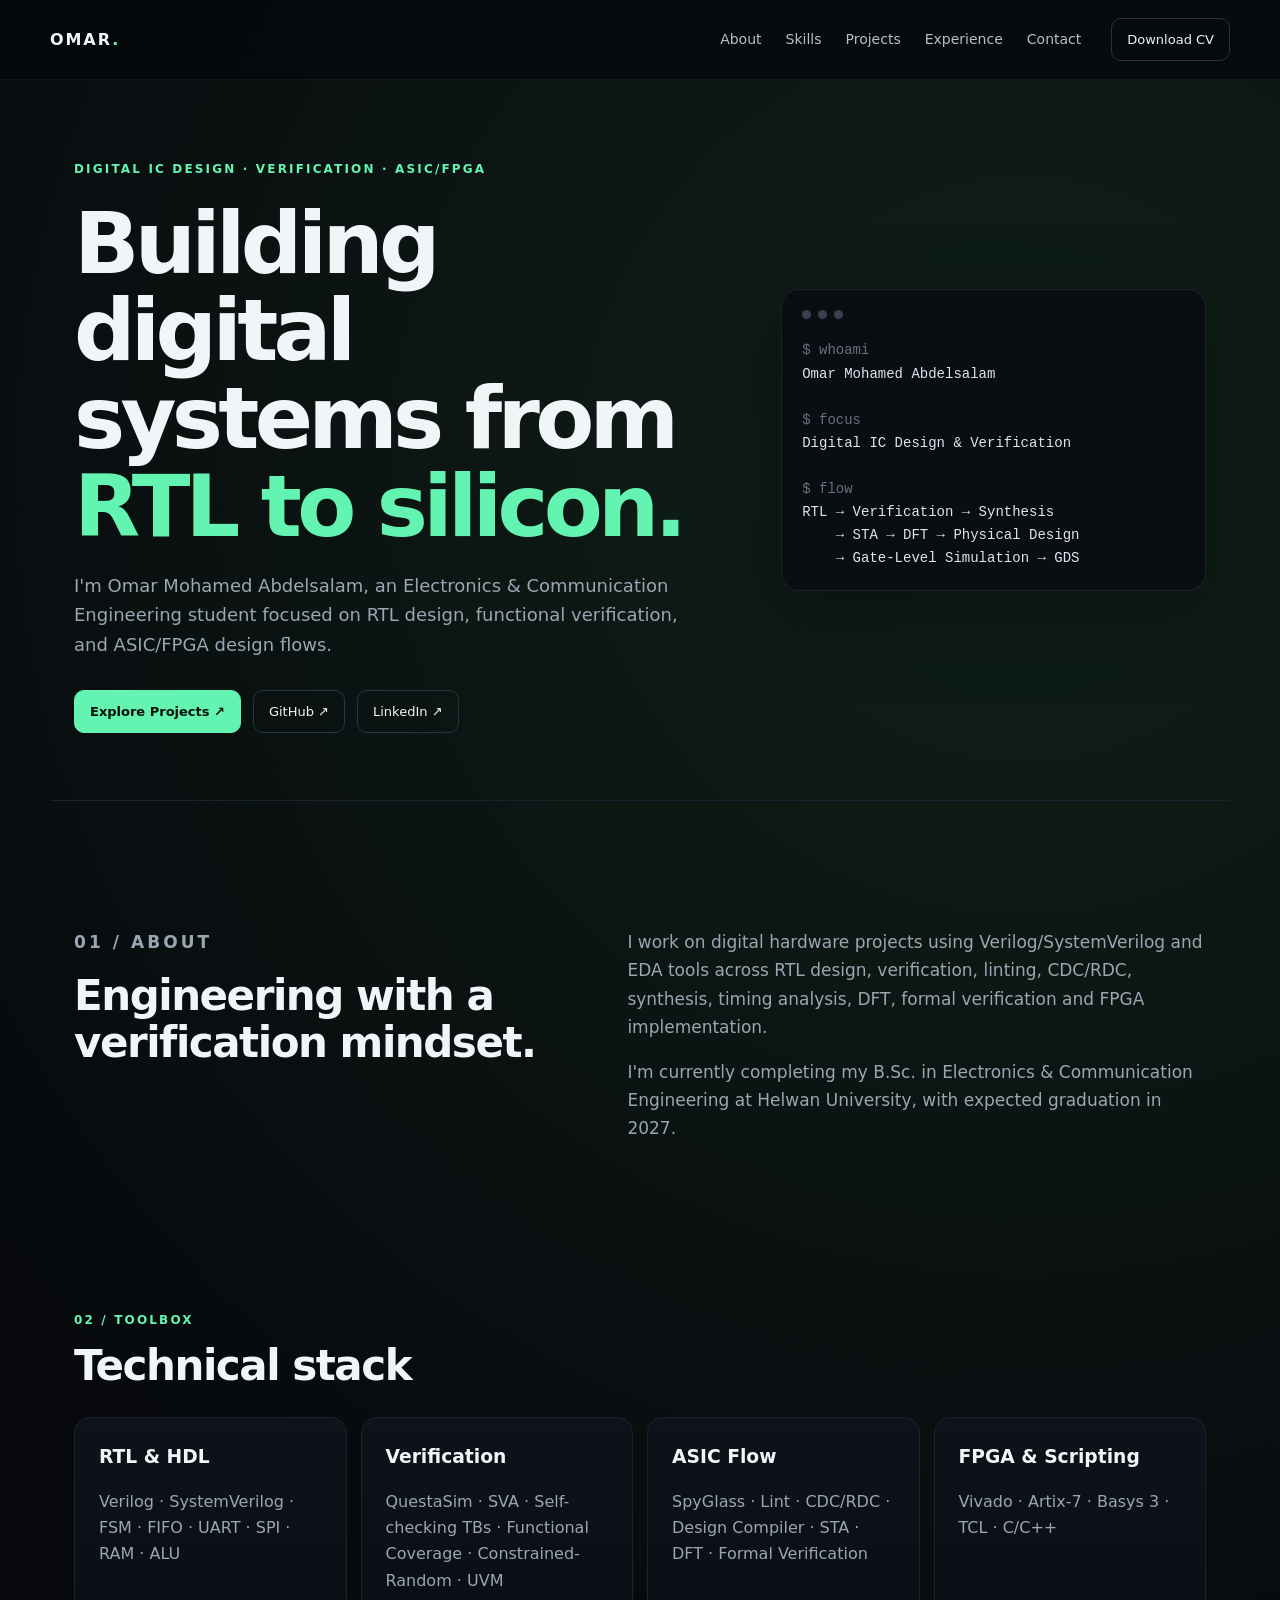
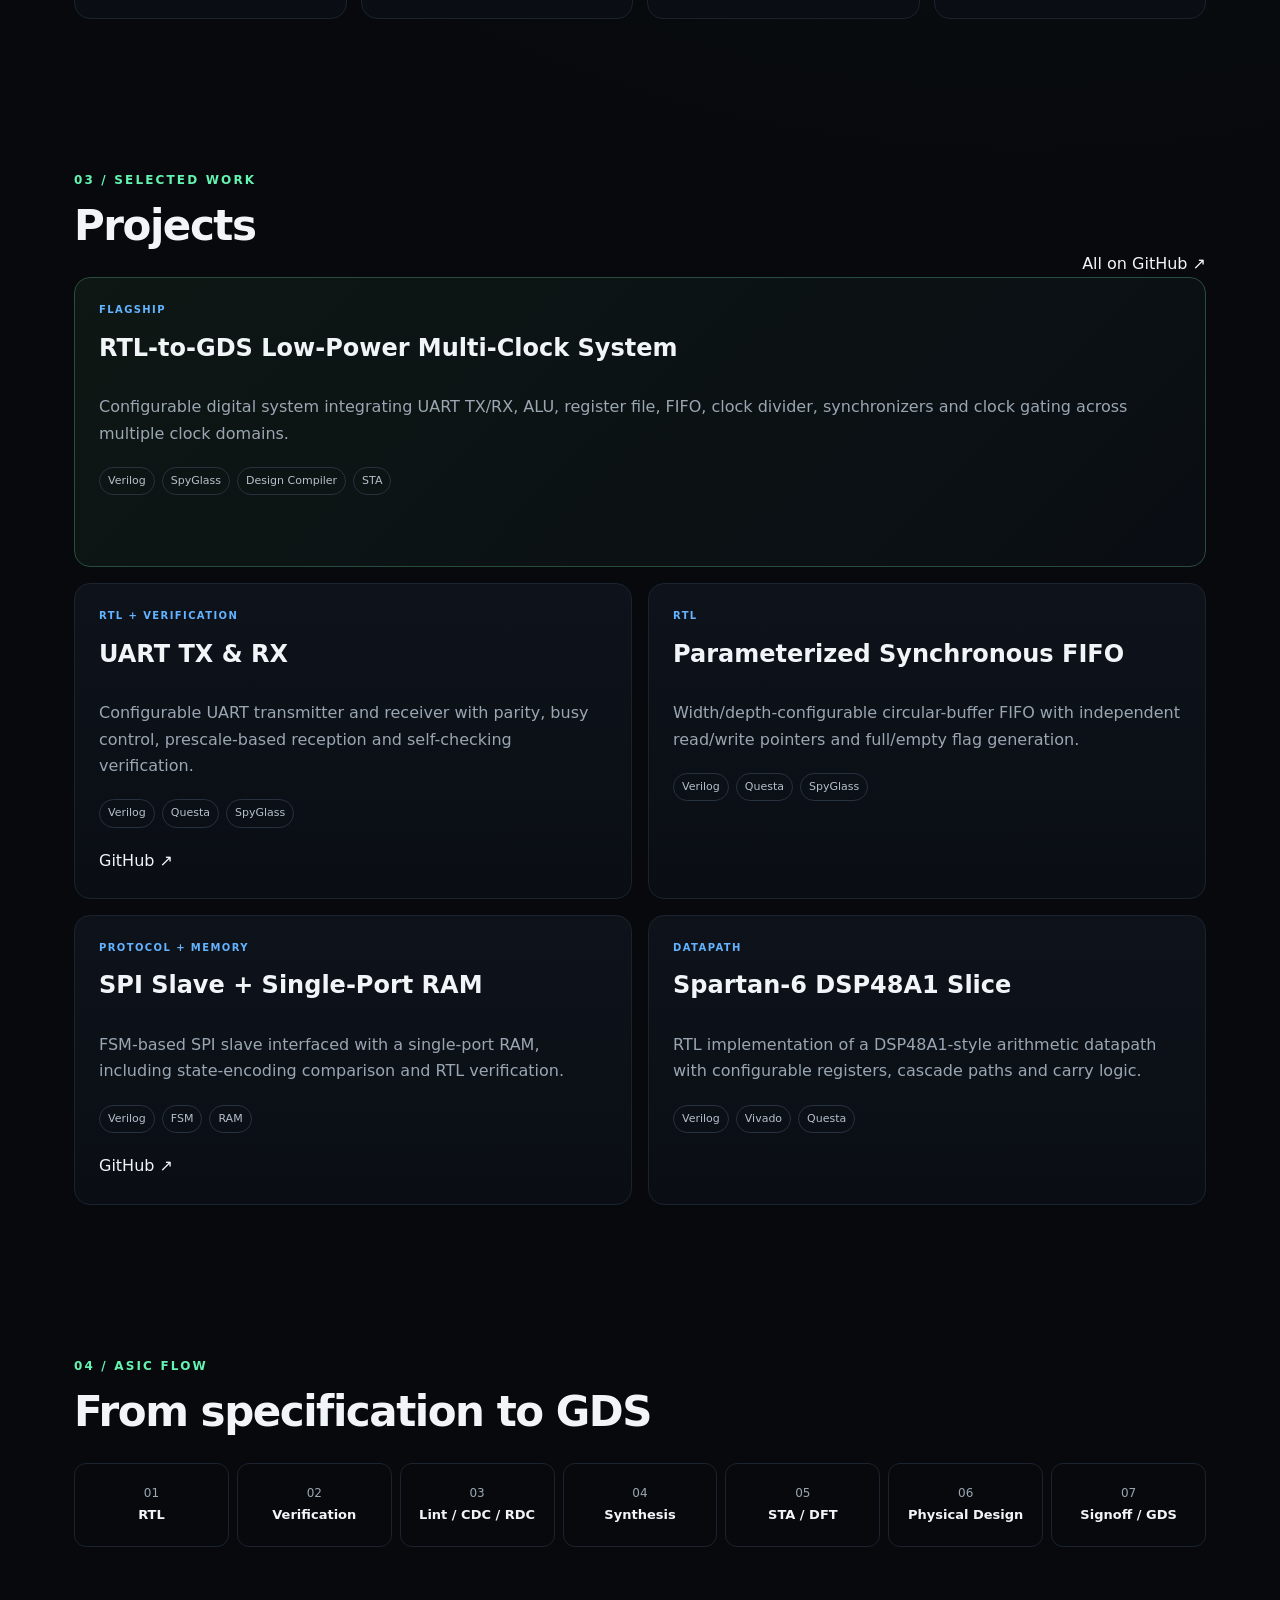
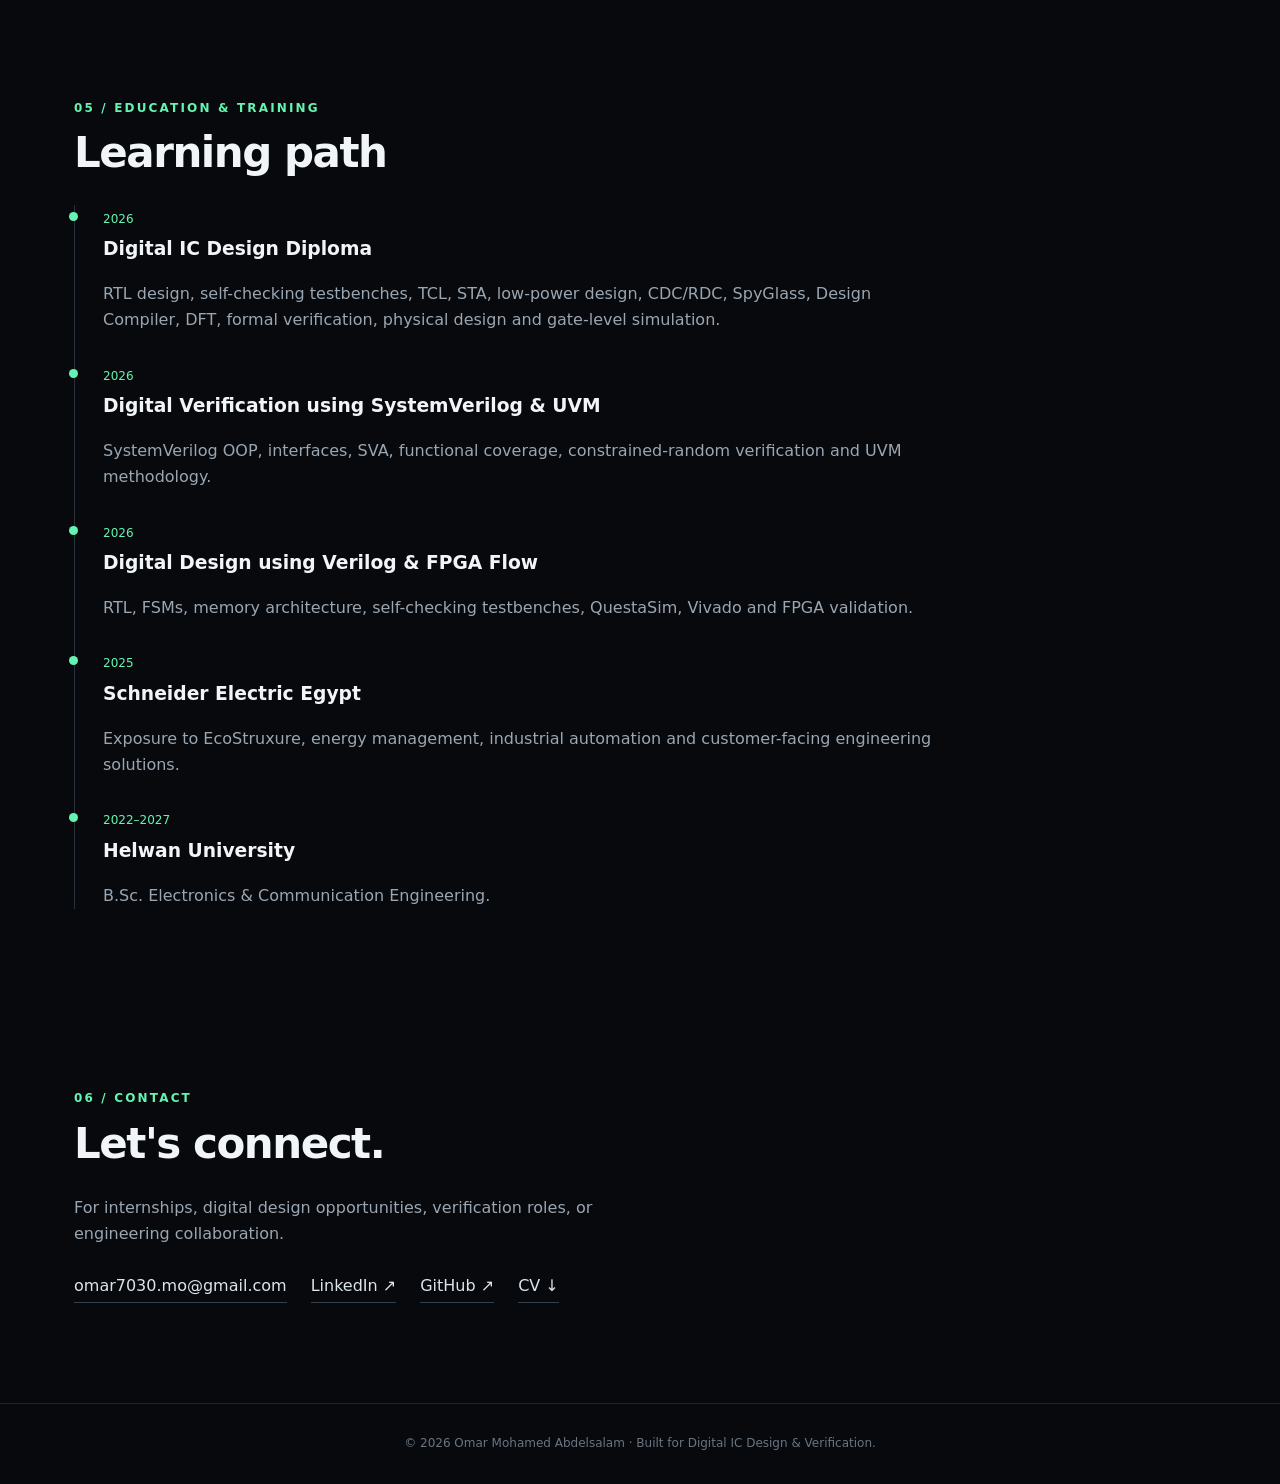
<file: index.html>
<!doctype html>
<html lang="en">
<head>
<meta charset="utf-8"><meta name="viewport" content="width=device-width,initial-scale=1">
<meta name="description" content="Omar Mohamed Abdelsalam — Digital IC Design & Verification portfolio.">
<title>Omar Mohamed Abdelsalam | Digital IC Design & Verification</title>
<link rel="stylesheet" href="style.css">
</head>
<body>
<header class="nav"><a class="brand" href="#home">OMAR<span>.</span></a><nav><a href="#about">About</a><a href="#skills">Skills</a><a href="#projects">Projects</a><a href="#experience">Experience</a><a href="#contact">Contact</a></nav><a class="nav-btn" href="Omar_Abdelsalam_CV.pdf" download>Download CV</a><button class="menu" aria-label="Menu">☰</button></header>
<main>
<section id="home" class="hero"><div class="hero-copy"><p class="eyebrow">DIGITAL IC DESIGN · VERIFICATION · ASIC/FPGA</p><h1>Building digital systems from <span>RTL to silicon.</span></h1><p class="lead">I'm Omar Mohamed Abdelsalam, an Electronics & Communication Engineering student focused on RTL design, functional verification, and ASIC/FPGA design flows.</p><div class="actions"><a class="btn primary" href="#projects">Explore Projects ↗</a><a class="btn" href="https://github.com/OmarMohamedAbdelsalam" target="_blank" rel="noreferrer">GitHub ↗</a><a class="btn" href="https://www.linkedin.com/in/omar-mohamed-abdelsalam" target="_blank" rel="noreferrer">LinkedIn ↗</a></div></div><div class="hero-card"><div class="terminal"><div class="dots"><i></i><i></i><i></i></div><pre><span class="muted">$ whoami</span>
Omar Mohamed Abdelsalam

<span class="muted">$ focus</span>
Digital IC Design & Verification

<span class="muted">$ flow</span>
RTL → Verification → Synthesis
    → STA → DFT → Physical Design
    → Gate-Level Simulation → GDS</pre></div></div></section>

<section id="about" class="section split"><div><p class="eyebrow">01 / ABOUT</p><h2>Engineering with a verification mindset.</h2></div><div><p>I work on digital hardware projects using Verilog/SystemVerilog and EDA tools across RTL design, verification, linting, CDC/RDC, synthesis, timing analysis, DFT, formal verification and FPGA implementation.</p><p>I'm currently completing my B.Sc. in Electronics & Communication Engineering at Helwan University, with expected graduation in 2027.</p></div></section>

<section id="skills" class="section"><p class="eyebrow">02 / TOOLBOX</p><h2>Technical stack</h2><div class="skills-grid"><div class="skill"><h3>RTL & HDL</h3><p>Verilog · SystemVerilog · FSM · FIFO · UART · SPI · RAM · ALU</p></div><div class="skill"><h3>Verification</h3><p>QuestaSim · SVA · Self-checking TBs · Functional Coverage · Constrained-Random · UVM</p></div><div class="skill"><h3>ASIC Flow</h3><p>SpyGlass · Lint · CDC/RDC · Design Compiler · STA · DFT · Formal Verification</p></div><div class="skill"><h3>FPGA & Scripting</h3><p>Vivado · Artix-7 · Basys 3 · TCL · C/C++</p></div></div></section>

<section id="projects" class="section"><div class="section-head"><div><p class="eyebrow">03 / SELECTED WORK</p><h2>Projects</h2></div><a class="text-link" href="https://github.com/OmarMohamedAbdelsalam" target="_blank" rel="noreferrer">All on GitHub ↗</a></div><div class="projects-grid">

<article class="project featured"><span class="tag">FLAGSHIP</span><h3>RTL-to-GDS Low-Power Multi-Clock System</h3><p>Configurable digital system integrating UART TX/RX, ALU, register file, FIFO, clock divider, synchronizers and clock gating across multiple clock domains.</p><div class="chips"><span>Verilog</span><span>SpyGlass</span><span>Design Compiler</span><span>STA</span></div></article>

<article class="project"><span class="tag">RTL + VERIFICATION</span><h3>UART TX & RX</h3><p>Configurable UART transmitter and receiver with parity, busy control, prescale-based reception and self-checking verification.</p><div class="chips"><span>Verilog</span><span>Questa</span><span>SpyGlass</span></div><a href="https://github.com/OmarMohamedAbdelsalam/UART-TX-RX-Verilog/tree/main/UART_TX_RX" target="_blank" rel="noreferrer">GitHub ↗</a></article>

<article class="project"><span class="tag">RTL</span><h3>Parameterized Synchronous FIFO</h3><p>Width/depth-configurable circular-buffer FIFO with independent read/write pointers and full/empty flag generation.</p><div class="chips"><span>Verilog</span><span>Questa</span><span>SpyGlass</span></div></article>

<article class="project"><span class="tag">PROTOCOL + MEMORY</span><h3>SPI Slave + Single-Port RAM</h3><p>FSM-based SPI slave interfaced with a single-port RAM, including state-encoding comparison and RTL verification.</p><div class="chips"><span>Verilog</span><span>FSM</span><span>RAM</span></div><a href="https://github.com/OmarMohamedAbdelsalam/SPI-Slave-Single-Port-RAM" target="_blank" rel="noreferrer">GitHub ↗</a></article>

<article class="project"><span class="tag">DATAPATH</span><h3>Spartan-6 DSP48A1 Slice</h3><p>RTL implementation of a DSP48A1-style arithmetic datapath with configurable registers, cascade paths and carry logic.</p><div class="chips"><span>Verilog</span><span>Vivado</span><span>Questa</span></div></article>

</div></section>

<section id="flow" class="section"><p class="eyebrow">04 / ASIC FLOW</p><h2>From specification to GDS</h2><div class="flow"><div>01<br><b>RTL</b></div><div>02<br><b>Verification</b></div><div>03<br><b>Lint / CDC / RDC</b></div><div>04<br><b>Synthesis</b></div><div>05<br><b>STA / DFT</b></div><div>06<br><b>Physical Design</b></div><div>07<br><b>Signoff / GDS</b></div></div></section>

<section id="experience" class="section"><p class="eyebrow">05 / EDUCATION & TRAINING</p><h2>Learning path</h2><div class="timeline"><div><span>2026</span><h3>Digital IC Design Diploma</h3><p>RTL design, self-checking testbenches, TCL, STA, low-power design, CDC/RDC, SpyGlass, Design Compiler, DFT, formal verification, physical design and gate-level simulation.</p></div><div><span>2026</span><h3>Digital Verification using SystemVerilog & UVM</h3><p>SystemVerilog OOP, interfaces, SVA, functional coverage, constrained-random verification and UVM methodology.</p></div><div><span>2026</span><h3>Digital Design using Verilog & FPGA Flow</h3><p>RTL, FSMs, memory architecture, self-checking testbenches, QuestaSim, Vivado and FPGA validation.</p></div><div><span>2025</span><h3>Schneider Electric Egypt</h3><p>Exposure to EcoStruxure, energy management, industrial automation and customer-facing engineering solutions.</p></div><div><span>2022–2027</span><h3>Helwan University</h3><p>B.Sc. Electronics & Communication Engineering.</p></div></div></section>

<section id="contact" class="section contact"><p class="eyebrow">06 / CONTACT</p><h2>Let's connect.</h2><p>For internships, digital design opportunities, verification roles, or engineering collaboration.</p><div class="contact-links"><a href="mailto:omar7030.mo@gmail.com">omar7030.mo@gmail.com</a><a href="https://www.linkedin.com/in/omar-mohamed-abdelsalam" target="_blank" rel="noreferrer">LinkedIn ↗</a><a href="https://github.com/OmarMohamedAbdelsalam" target="_blank" rel="noreferrer">GitHub ↗</a><a href="Omar_Abdelsalam_CV.pdf" download>CV ↓</a></div></section>
</main>
<footer>© 2026 Omar Mohamed Abdelsalam · Built for Digital IC Design & Verification.</footer>
<script src="script.js"></script>
</body>
</html>
</file>
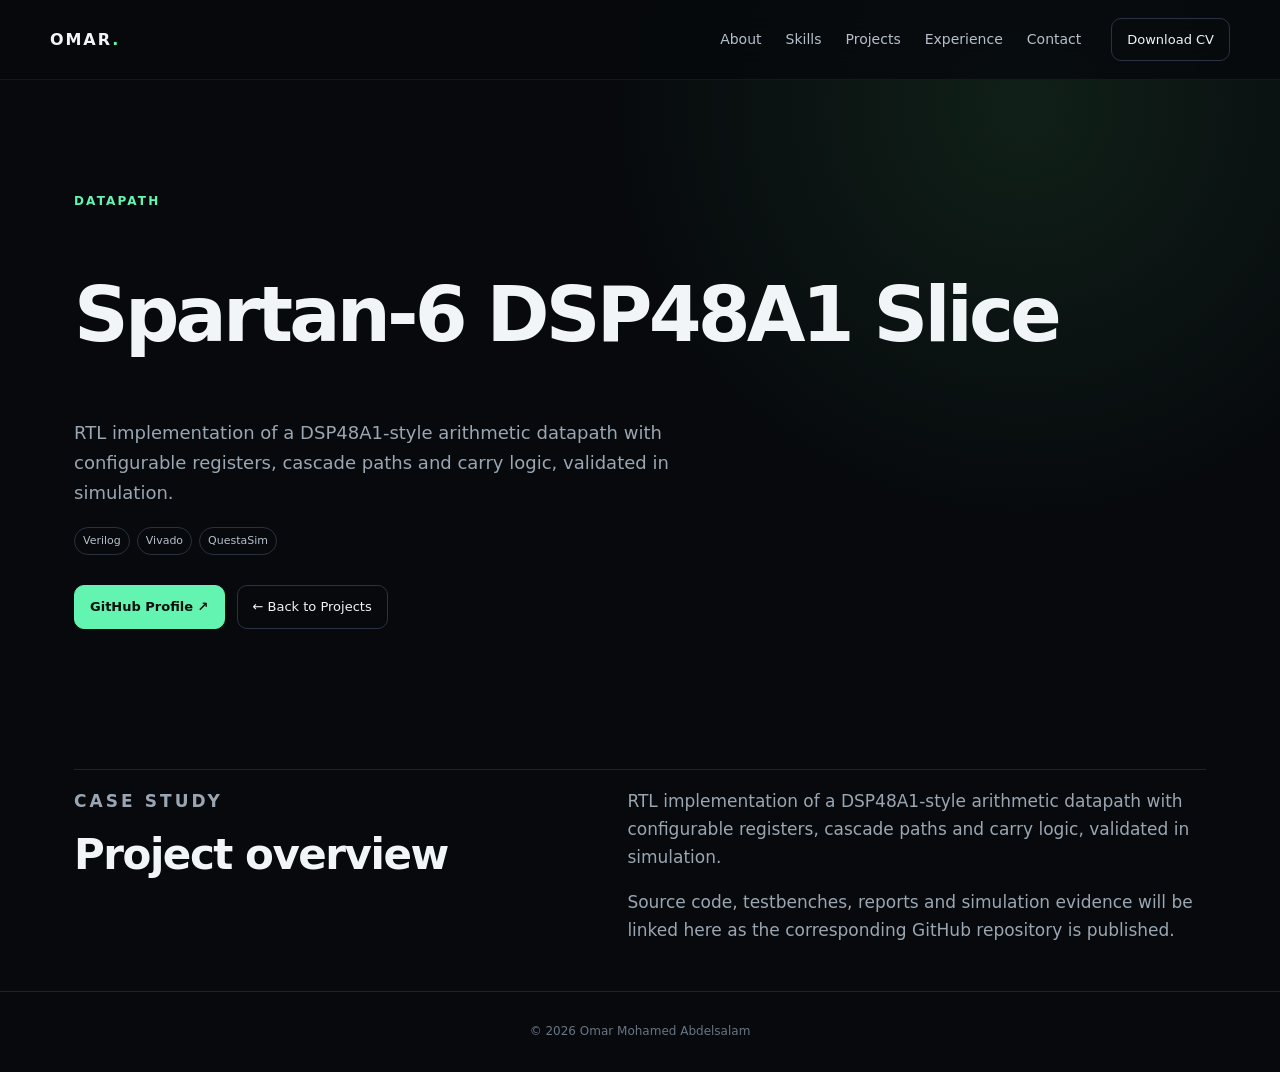
<file: dsp48a1.html>
<!doctype html><html lang="en"><head><meta charset="utf-8"><meta name="viewport" content="width=device-width,initial-scale=1"><title>Spartan-6 DSP48A1 Slice | Omar Mohamed Abdelsalam</title><link rel="stylesheet" href="../style.css"></head><body><header class="nav"><a class="brand" href="../index.html">OMAR<span>.</span></a><nav><a href="../index.html#about">About</a><a href="../index.html#skills">Skills</a><a href="../index.html#projects">Projects</a><a href="../index.html#experience">Experience</a><a href="../index.html#contact">Contact</a></nav><a class="nav-btn" href="../CV/Omar_Abdelsalam_CV.pdf" download>Download CV</a></header><main><section class="section" style="padding-top:100px"><p class="eyebrow">DATAPATH</p><h1 style="font-size:clamp(42px,7vw,76px);line-height:1.05;letter-spacing:-.05em">Spartan-6 DSP48A1 Slice</h1><p class="lead">RTL implementation of a DSP48A1-style arithmetic datapath with configurable registers, cascade paths and carry logic, validated in simulation.</p><div class="chips"><span>Verilog</span><span>Vivado</span><span>QuestaSim</span></div><div class="actions"><a class="btn primary" href="https://github.com/OmarMohamedAbdelsalam" target="_blank" rel="noreferrer">GitHub Profile ↗</a><a class="btn" href="../index.html#projects">← Back to Projects</a></div></section><section class="section"><div class="split"><div><p class="eyebrow">CASE STUDY</p><h2>Project overview</h2></div><div><p>RTL implementation of a DSP48A1-style arithmetic datapath with configurable registers, cascade paths and carry logic, validated in simulation.</p><p>Source code, testbenches, reports and simulation evidence will be linked here as the corresponding GitHub repository is published.</p></div></div></section></main><footer>© 2026 Omar Mohamed Abdelsalam</footer></body></html>
</file>
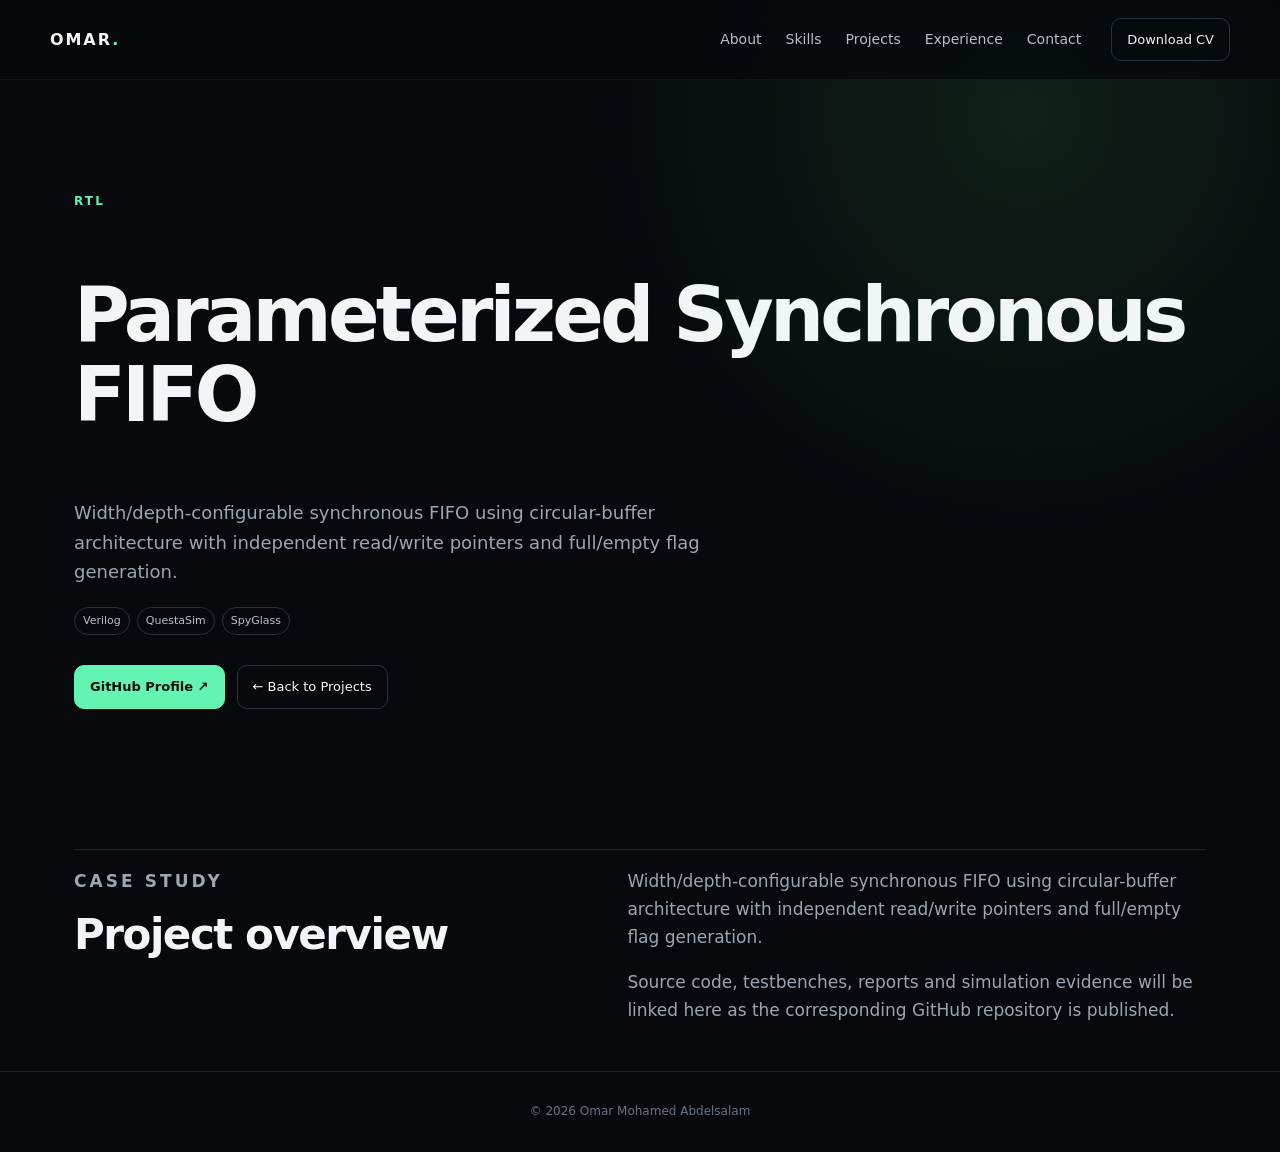
<file: fifo.html>
<!doctype html><html lang="en"><head><meta charset="utf-8"><meta name="viewport" content="width=device-width,initial-scale=1"><title>Parameterized Synchronous FIFO | Omar Mohamed Abdelsalam</title><link rel="stylesheet" href="../style.css"></head><body><header class="nav"><a class="brand" href="../index.html">OMAR<span>.</span></a><nav><a href="../index.html#about">About</a><a href="../index.html#skills">Skills</a><a href="../index.html#projects">Projects</a><a href="../index.html#experience">Experience</a><a href="../index.html#contact">Contact</a></nav><a class="nav-btn" href="../CV/Omar_Abdelsalam_CV.pdf" download>Download CV</a></header><main><section class="section" style="padding-top:100px"><p class="eyebrow">RTL</p><h1 style="font-size:clamp(42px,7vw,76px);line-height:1.05;letter-spacing:-.05em">Parameterized Synchronous FIFO</h1><p class="lead">Width/depth-configurable synchronous FIFO using circular-buffer architecture with independent read/write pointers and full/empty flag generation.</p><div class="chips"><span>Verilog</span><span>QuestaSim</span><span>SpyGlass</span></div><div class="actions"><a class="btn primary" href="https://github.com/OmarMohamedAbdelsalam" target="_blank" rel="noreferrer">GitHub Profile ↗</a><a class="btn" href="../index.html#projects">← Back to Projects</a></div></section><section class="section"><div class="split"><div><p class="eyebrow">CASE STUDY</p><h2>Project overview</h2></div><div><p>Width/depth-configurable synchronous FIFO using circular-buffer architecture with independent read/write pointers and full/empty flag generation.</p><p>Source code, testbenches, reports and simulation evidence will be linked here as the corresponding GitHub repository is published.</p></div></div></section></main><footer>© 2026 Omar Mohamed Abdelsalam</footer></body></html>
</file>
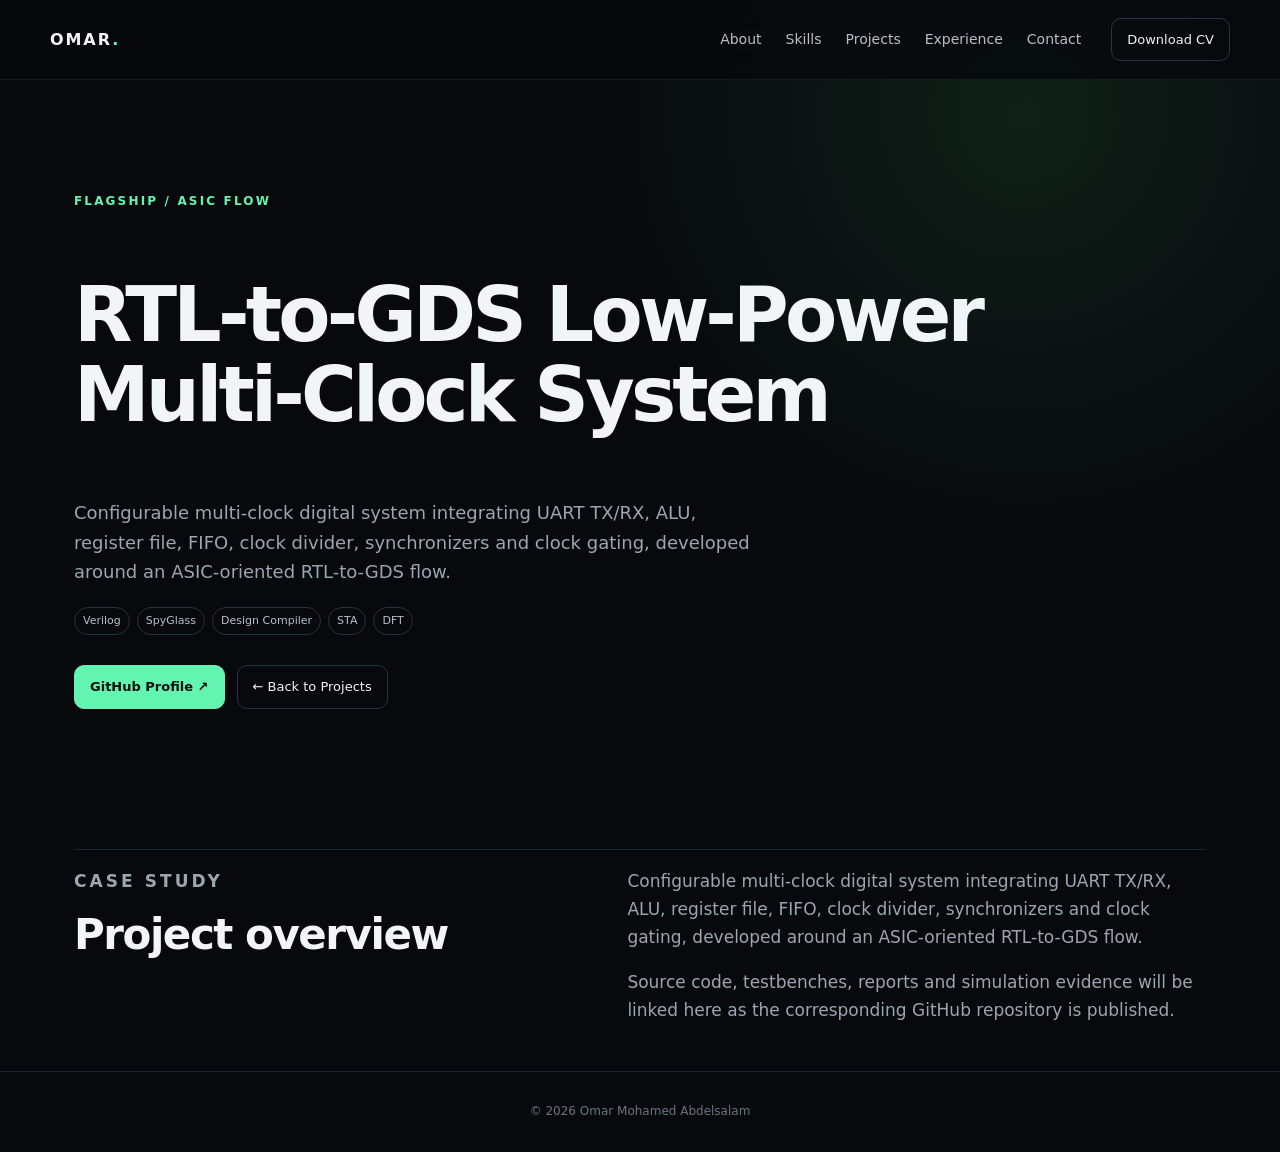
<file: rtl-to-gds.html>
<!doctype html><html lang="en"><head><meta charset="utf-8"><meta name="viewport" content="width=device-width,initial-scale=1"><title>RTL-to-GDS Low-Power Multi-Clock System | Omar Mohamed Abdelsalam</title><link rel="stylesheet" href="../style.css"></head><body><header class="nav"><a class="brand" href="../index.html">OMAR<span>.</span></a><nav><a href="../index.html#about">About</a><a href="../index.html#skills">Skills</a><a href="../index.html#projects">Projects</a><a href="../index.html#experience">Experience</a><a href="../index.html#contact">Contact</a></nav><a class="nav-btn" href="../CV/Omar_Abdelsalam_CV.pdf" download>Download CV</a></header><main><section class="section" style="padding-top:100px"><p class="eyebrow">FLAGSHIP / ASIC FLOW</p><h1 style="font-size:clamp(42px,7vw,76px);line-height:1.05;letter-spacing:-.05em">RTL-to-GDS Low-Power Multi-Clock System</h1><p class="lead">Configurable multi-clock digital system integrating UART TX/RX, ALU, register file, FIFO, clock divider, synchronizers and clock gating, developed around an ASIC-oriented RTL-to-GDS flow.</p><div class="chips"><span>Verilog</span><span>SpyGlass</span><span>Design Compiler</span><span>STA</span><span>DFT</span></div><div class="actions"><a class="btn primary" href="https://github.com/OmarMohamedAbdelsalam" target="_blank" rel="noreferrer">GitHub Profile ↗</a><a class="btn" href="../index.html#projects">← Back to Projects</a></div></section><section class="section"><div class="split"><div><p class="eyebrow">CASE STUDY</p><h2>Project overview</h2></div><div><p>Configurable multi-clock digital system integrating UART TX/RX, ALU, register file, FIFO, clock divider, synchronizers and clock gating, developed around an ASIC-oriented RTL-to-GDS flow.</p><p>Source code, testbenches, reports and simulation evidence will be linked here as the corresponding GitHub repository is published.</p></div></div></section></main><footer>© 2026 Omar Mohamed Abdelsalam</footer></body></html>
</file>
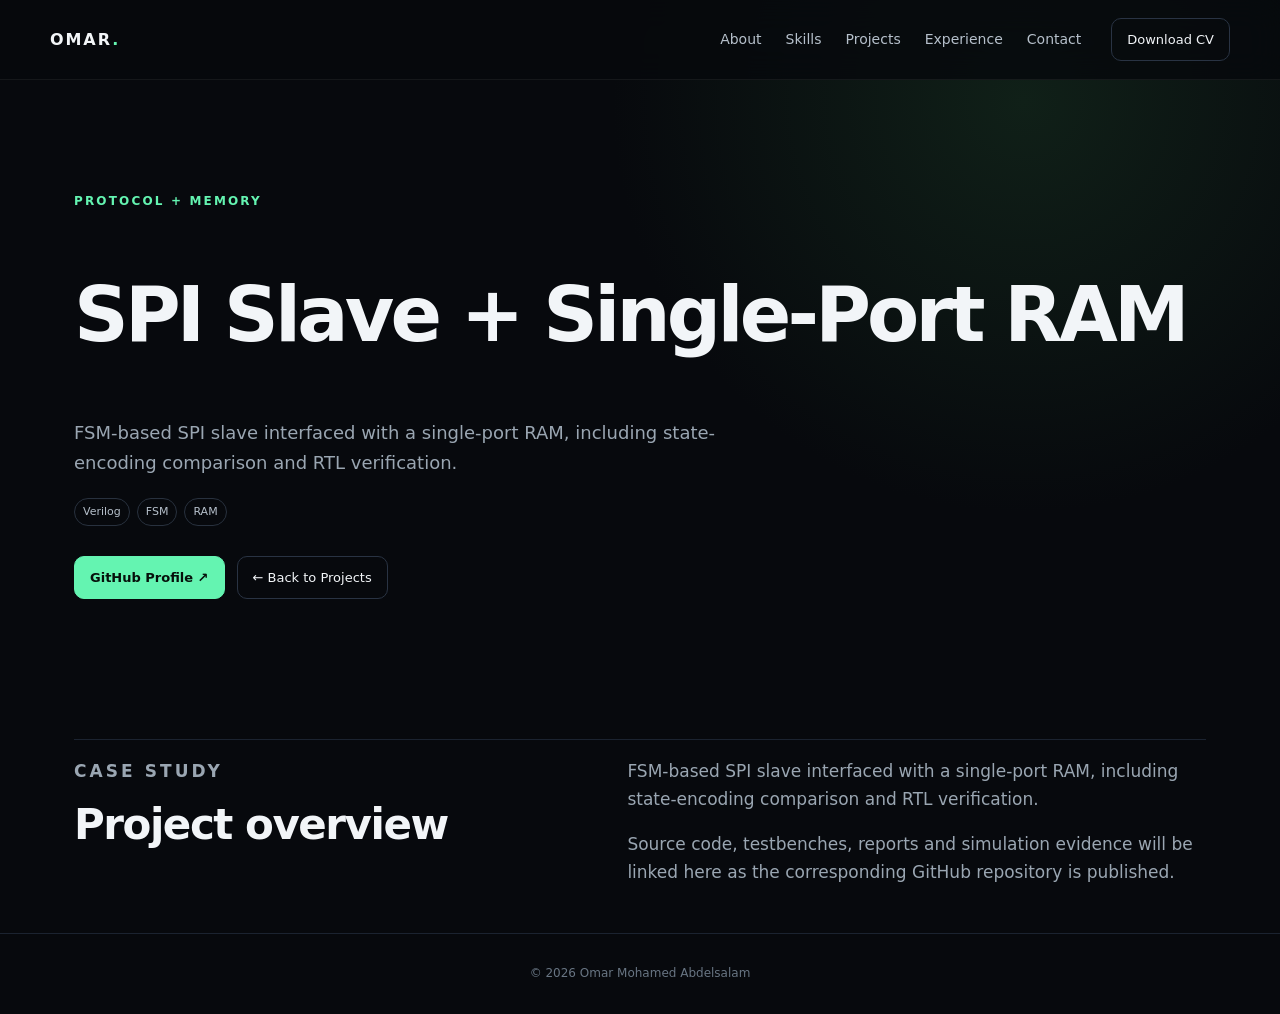
<file: spi.html>
<!doctype html><html lang="en"><head><meta charset="utf-8"><meta name="viewport" content="width=device-width,initial-scale=1"><title>SPI Slave + Single-Port RAM | Omar Mohamed Abdelsalam</title><link rel="stylesheet" href="../style.css"></head><body><header class="nav"><a class="brand" href="../index.html">OMAR<span>.</span></a><nav><a href="../index.html#about">About</a><a href="../index.html#skills">Skills</a><a href="../index.html#projects">Projects</a><a href="../index.html#experience">Experience</a><a href="../index.html#contact">Contact</a></nav><a class="nav-btn" href="../CV/Omar_Abdelsalam_CV.pdf" download>Download CV</a></header><main><section class="section" style="padding-top:100px"><p class="eyebrow">PROTOCOL + MEMORY</p><h1 style="font-size:clamp(42px,7vw,76px);line-height:1.05;letter-spacing:-.05em">SPI Slave + Single-Port RAM</h1><p class="lead">FSM-based SPI slave interfaced with a single-port RAM, including state-encoding comparison and RTL verification.</p><div class="chips"><span>Verilog</span><span>FSM</span><span>RAM</span></div><div class="actions"><a class="btn primary" href="https://github.com/OmarMohamedAbdelsalam" target="_blank" rel="noreferrer">GitHub Profile ↗</a><a class="btn" href="../index.html#projects">← Back to Projects</a></div></section><section class="section"><div class="split"><div><p class="eyebrow">CASE STUDY</p><h2>Project overview</h2></div><div><p>FSM-based SPI slave interfaced with a single-port RAM, including state-encoding comparison and RTL verification.</p><p>Source code, testbenches, reports and simulation evidence will be linked here as the corresponding GitHub repository is published.</p></div></div></section></main><footer>© 2026 Omar Mohamed Abdelsalam</footer></body></html>
</file>
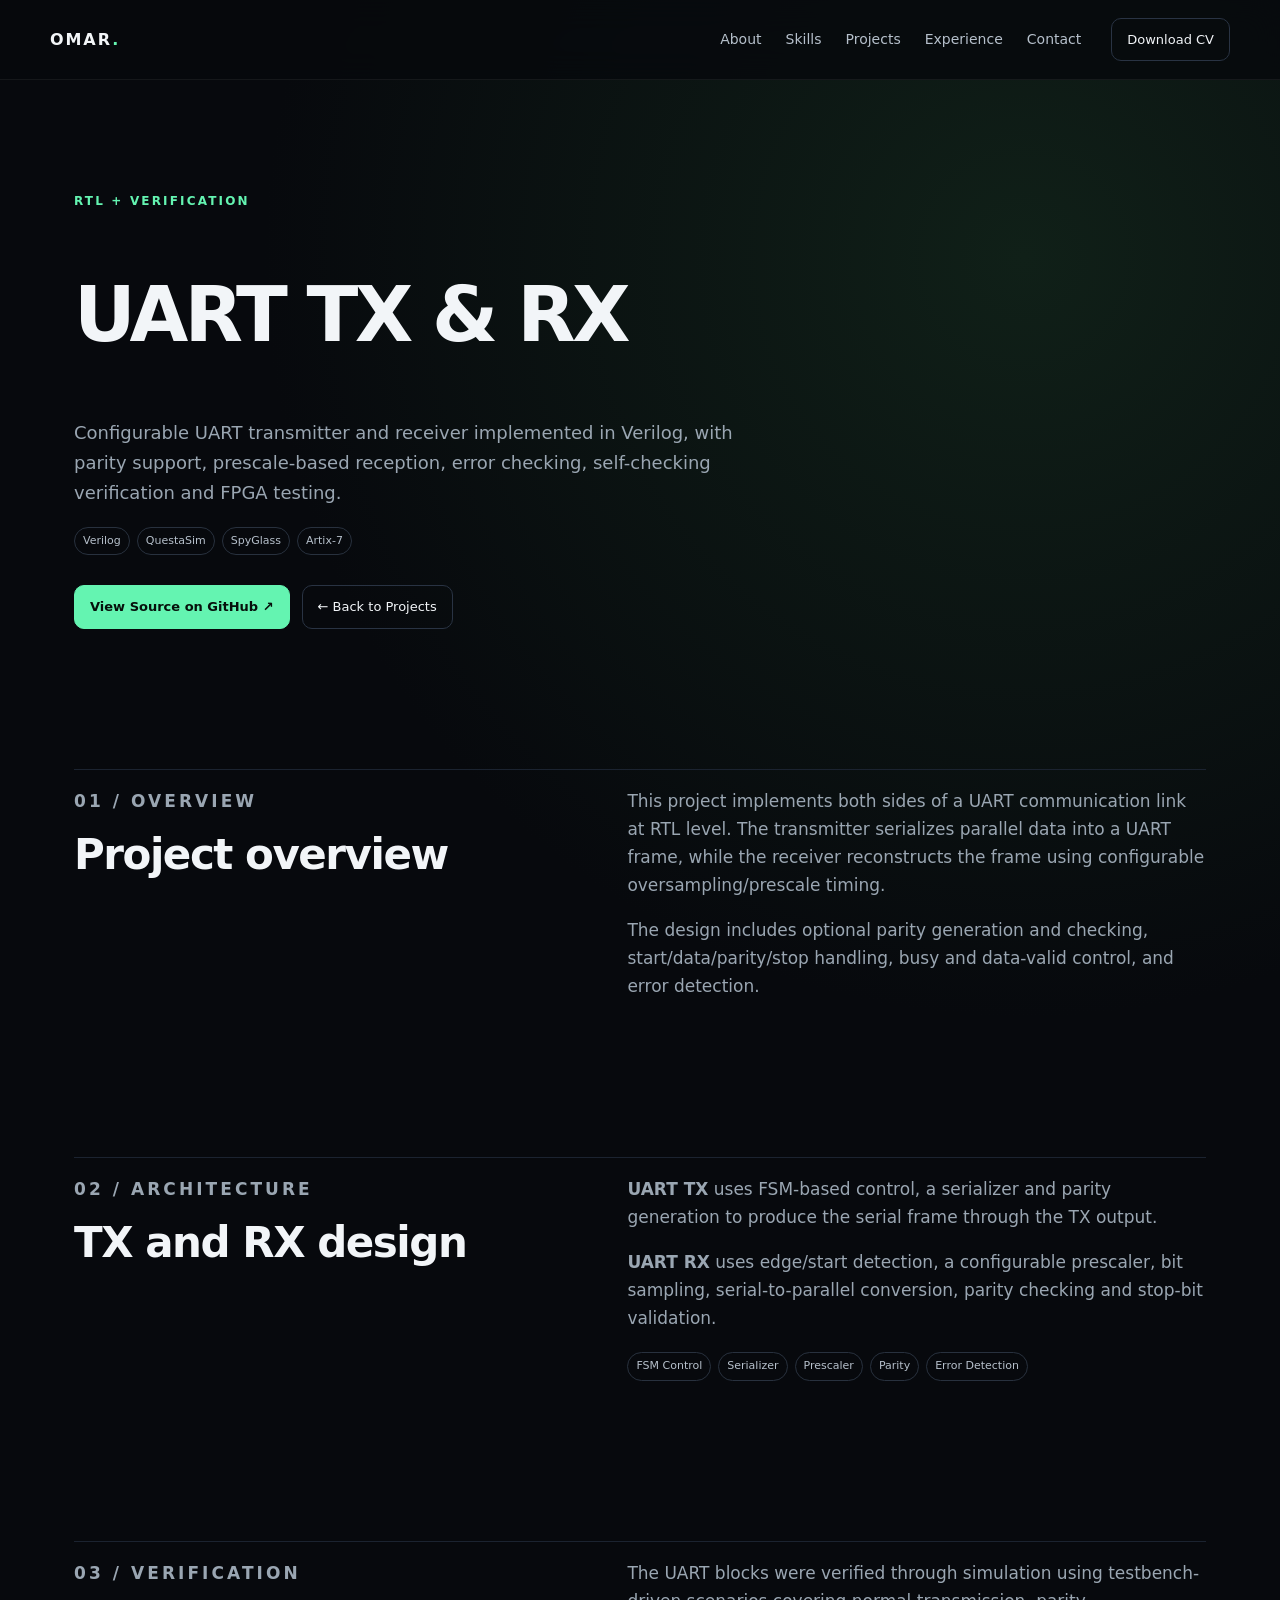
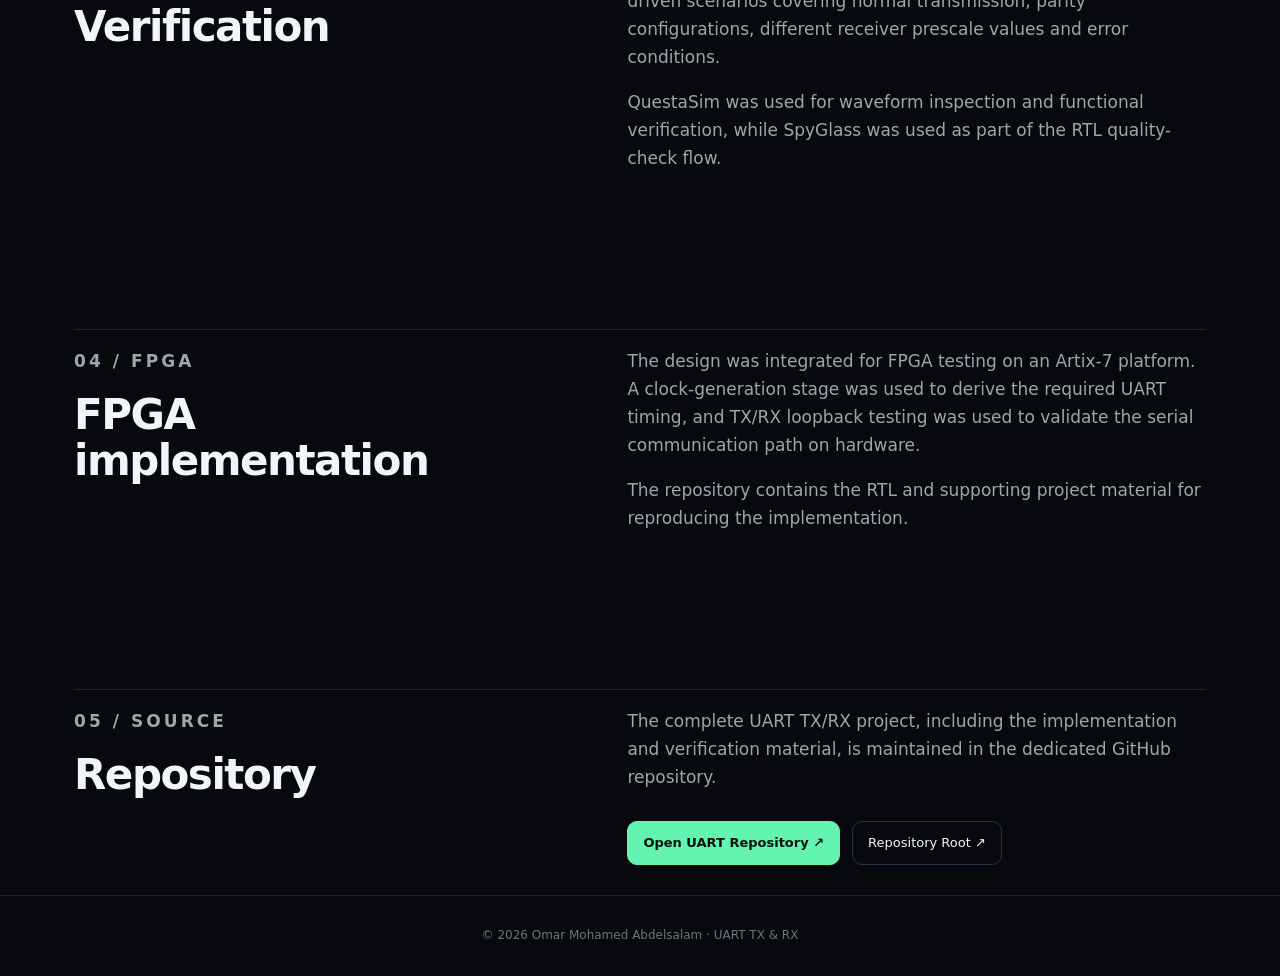
<file: uart.html>
<!doctype html>
<html lang="en">
<head>
<meta charset="utf-8">
<meta name="viewport" content="width=device-width,initial-scale=1">
<meta name="description" content="UART TX & RX Verilog RTL project by Omar Mohamed Abdelsalam.">
<title>UART TX & RX | Omar Mohamed Abdelsalam</title>
<link rel="stylesheet" href="../style.css">
</head>
<body>
<header class="nav">
<a class="brand" href="../index.html">OMAR<span>.</span></a>
<nav>
<a href="../index.html#about">About</a>
<a href="../index.html#skills">Skills</a>
<a href="../index.html#projects">Projects</a>
<a href="../index.html#experience">Experience</a>
<a href="../index.html#contact">Contact</a>
</nav>
<a class="nav-btn" href="../CV/Omar_Abdelsalam_CV.pdf" download>Download CV</a>
</header>

<main>
<section class="section" style="padding-top:100px">
<p class="eyebrow">RTL + VERIFICATION</p>
<h1 style="font-size:clamp(42px,7vw,76px);line-height:1.05;letter-spacing:-.05em">UART TX & RX</h1>
<p class="lead">Configurable UART transmitter and receiver implemented in Verilog, with parity support, prescale-based reception, error checking, self-checking verification and FPGA testing.</p>
<div class="chips">
<span>Verilog</span><span>QuestaSim</span><span>SpyGlass</span><span>Artix-7</span>
</div>
<div class="actions">
<a class="btn primary" href="https://github.com/OmarMohamedAbdelsalam/UART-TX-RX-Verilog/tree/main/UART_TX_RX" target="_blank" rel="noreferrer">View Source on GitHub ↗</a>
<a class="btn" href="../index.html#projects">← Back to Projects</a>
</div>
</section>

<section class="section">
<div class="split">
<div>
<p class="eyebrow">01 / OVERVIEW</p>
<h2>Project overview</h2>
</div>
<div>
<p>This project implements both sides of a UART communication link at RTL level. The transmitter serializes parallel data into a UART frame, while the receiver reconstructs the frame using configurable oversampling/prescale timing.</p>
<p>The design includes optional parity generation and checking, start/data/parity/stop handling, busy and data-valid control, and error detection.</p>
</div>
</div>
</section>

<section class="section">
<div class="split">
<div>
<p class="eyebrow">02 / ARCHITECTURE</p>
<h2>TX and RX design</h2>
</div>
<div>
<p><b>UART TX</b> uses FSM-based control, a serializer and parity generation to produce the serial frame through the TX output.</p>
<p><b>UART RX</b> uses edge/start detection, a configurable prescaler, bit sampling, serial-to-parallel conversion, parity checking and stop-bit validation.</p>
<div class="chips">
<span>FSM Control</span><span>Serializer</span><span>Prescaler</span><span>Parity</span><span>Error Detection</span>
</div>
</div>
</div>
</section>

<section class="section">
<div class="split">
<div>
<p class="eyebrow">03 / VERIFICATION</p>
<h2>Verification</h2>
</div>
<div>
<p>The UART blocks were verified through simulation using testbench-driven scenarios covering normal transmission, parity configurations, different receiver prescale values and error conditions.</p>
<p>QuestaSim was used for waveform inspection and functional verification, while SpyGlass was used as part of the RTL quality-check flow.</p>
</div>
</div>
</section>

<section class="section">
<div class="split">
<div>
<p class="eyebrow">04 / FPGA</p>
<h2>FPGA implementation</h2>
</div>
<div>
<p>The design was integrated for FPGA testing on an Artix-7 platform. A clock-generation stage was used to derive the required UART timing, and TX/RX loopback testing was used to validate the serial communication path on hardware.</p>
<p>The repository contains the RTL and supporting project material for reproducing the implementation.</p>
</div>
</div>
</section>

<section class="section">
<div class="split">
<div>
<p class="eyebrow">05 / SOURCE</p>
<h2>Repository</h2>
</div>
<div>
<p>The complete UART TX/RX project, including the implementation and verification material, is maintained in the dedicated GitHub repository.</p>
<div class="actions">
<a class="btn primary" href="https://github.com/OmarMohamedAbdelsalam/UART-TX-RX-Verilog/tree/main/UART_TX_RX" target="_blank" rel="noreferrer">Open UART Repository ↗</a>
<a class="btn" href="https://github.com/OmarMohamedAbdelsalam/UART-TX-RX-Verilog" target="_blank" rel="noreferrer">Repository Root ↗</a>
</div>
</div>
</div>
</section>
</main>

<footer>© 2026 Omar Mohamed Abdelsalam · UART TX & RX</footer>
</body>
</html>
</file>
<file: style.css>
:root{--bg:#07090d;--panel:#0d1118;--line:#1b2330;--text:#f2f5f8;--muted:#9aa6b2;--accent:#64f4b1;--accent2:#63b3ff;--max:1180px}*{box-sizing:border-box}html{scroll-behavior:smooth}body{margin:0;background:radial-gradient(circle at 80% 10%,#102018 0,transparent 30%),var(--bg);color:var(--text);font-family:Inter,ui-sans-serif,system-ui,-apple-system,Segoe UI,Roboto,sans-serif;line-height:1.65}a{color:inherit;text-decoration:none}.nav{position:sticky;top:0;z-index:20;display:flex;align-items:center;gap:30px;padding:18px max(24px,calc((100% - var(--max))/2));background:rgba(7,9,13,.82);backdrop-filter:blur(16px);border-bottom:1px solid rgba(255,255,255,.06)}.brand{font-weight:900;letter-spacing:.12em;margin-right:auto}.brand span{color:var(--accent)}nav{display:flex;gap:24px;color:#b6c0cb;font-size:14px}nav a:hover,.text-link:hover,.contact-links a:hover{color:var(--accent)}.nav-btn,.btn{border:1px solid #293343;padding:10px 15px;border-radius:10px;font-size:13px}.nav-btn:hover,.btn:hover{border-color:var(--accent);transform:translateY(-1px)}.menu{display:none;background:none;border:0;color:white;font-size:22px}.hero,.section{max-width:var(--max);margin:auto;padding-left:24px;padding-right:24px}.hero{min-height:720px;display:grid;grid-template-columns:1.2fr .8fr;align-items:center;gap:70px}.eyebrow{font-size:12px;letter-spacing:.18em;color:var(--accent);font-weight:800}.hero h1{font-size:clamp(48px,7vw,86px);line-height:1.02;letter-spacing:-.055em;margin:20px 0}.hero h1 span{color:var(--accent)}.lead{font-size:18px;color:var(--muted);max-width:680px}.actions{display:flex;flex-wrap:wrap;gap:12px;margin-top:30px}.btn.primary{background:var(--accent);color:#06100b;border-color:var(--accent);font-weight:800}.terminal{background:#0a0d12;border:1px solid var(--line);border-radius:18px;box-shadow:0 25px 80px rgba(0,0,0,.35);padding:20px}.dots{display:flex;gap:7px;margin-bottom:20px}.dots i{width:9px;height:9px;border-radius:50%;background:#374151}.terminal pre{margin:0;color:#dbe6ee;font-size:14px;white-space:pre-wrap}.muted{color:#65717f}.section{padding-top:110px;padding-bottom:30px}.section h2{font-size:42px;line-height:1.1;letter-spacing:-.035em;margin:8px 0 28px}.split{display:grid;grid-template-columns:.9fr 1.1fr;gap:80px;border-top:1px solid var(--line)}.split p{color:var(--muted);font-size:17px}.skills-grid{display:grid;grid-template-columns:repeat(4,1fr);gap:14px}.skill,.project{background:linear-gradient(180deg,#0e131b,#0a0e14);border:1px solid var(--line);border-radius:16px;padding:24px}.skill h3{margin:0 0 10px}.skill p,.project p{color:var(--muted);margin-bottom:0}.section-head{display:flex;justify-content:space-between;align-items:end}.projects-grid{display:grid;grid-template-columns:repeat(2,1fr);gap:16px}.project{min-height:290px;display:flex;flex-direction:column}.project.featured{grid-column:span 2;border-color:#294d3d;background:linear-gradient(135deg,#0e1714,#0a0e14)}.project h3{font-size:24px;margin:10px 0}.project-links{display:flex;gap:18px;margin-top:auto;flex-wrap:wrap}.project-links a{margin-top:0;color:var(--accent);font-weight:700}.project-links a:last-child{color:var(--muted)}.project-links a:last-child:hover{color:var(--accent)}.tag{font-size:10px;letter-spacing:.14em;color:var(--accent2);font-weight:900}.chips{display:flex;gap:7px;flex-wrap:wrap;margin:20px 0}.chips span{font-size:11px;color:#b6c0cb;border:1px solid #28313e;padding:4px 8px;border-radius:999px}.flow{display:grid;grid-template-columns:repeat(7,1fr);gap:8px}.flow div{border:1px solid var(--line);padding:20px 10px;border-radius:12px;text-align:center;color:var(--muted);font-size:12px}.flow b{color:var(--text);font-size:13px}.timeline{border-left:1px solid #26313d;padding-left:28px}.timeline>div{position:relative;margin:0 0 28px}.timeline>div:before{content:'';position:absolute;left:-34px;top:7px;width:9px;height:9px;border-radius:50%;background:var(--accent)}.timeline span{font-size:12px;color:var(--accent)}.timeline h3{margin:3px 0}.timeline p{color:var(--muted);max-width:850px}.contact{padding-bottom:100px}.contact>p:not(.eyebrow){color:var(--muted);max-width:600px}.contact-links{display:flex;gap:24px;flex-wrap:wrap;margin-top:25px}.contact-links a{color:#dce5ed;border-bottom:1px solid #33404d;padding-bottom:3px}footer{border-top:1px solid var(--line);padding:30px 24px;text-align:center;color:#687583;font-size:12px}@media(max-width:850px){nav,.nav-btn{display:none}.menu{display:block}.hero{grid-template-columns:1fr;min-height:auto;padding-top:90px;padding-bottom:50px}.hero-card{display:none}.split{grid-template-columns:1fr;gap:10px}.skills-grid{grid-template-columns:1fr 1fr}.projects-grid{grid-template-columns:1fr}.project.featured{grid-column:auto}.flow{grid-template-columns:1fr 1fr}.section h2{font-size:34px}}@media(max-width:520px){.skills-grid{grid-template-columns:1fr}.hero h1{font-size:48px}.section{padding-top:80px}.contact-links{flex-direction:column}}
</file>
